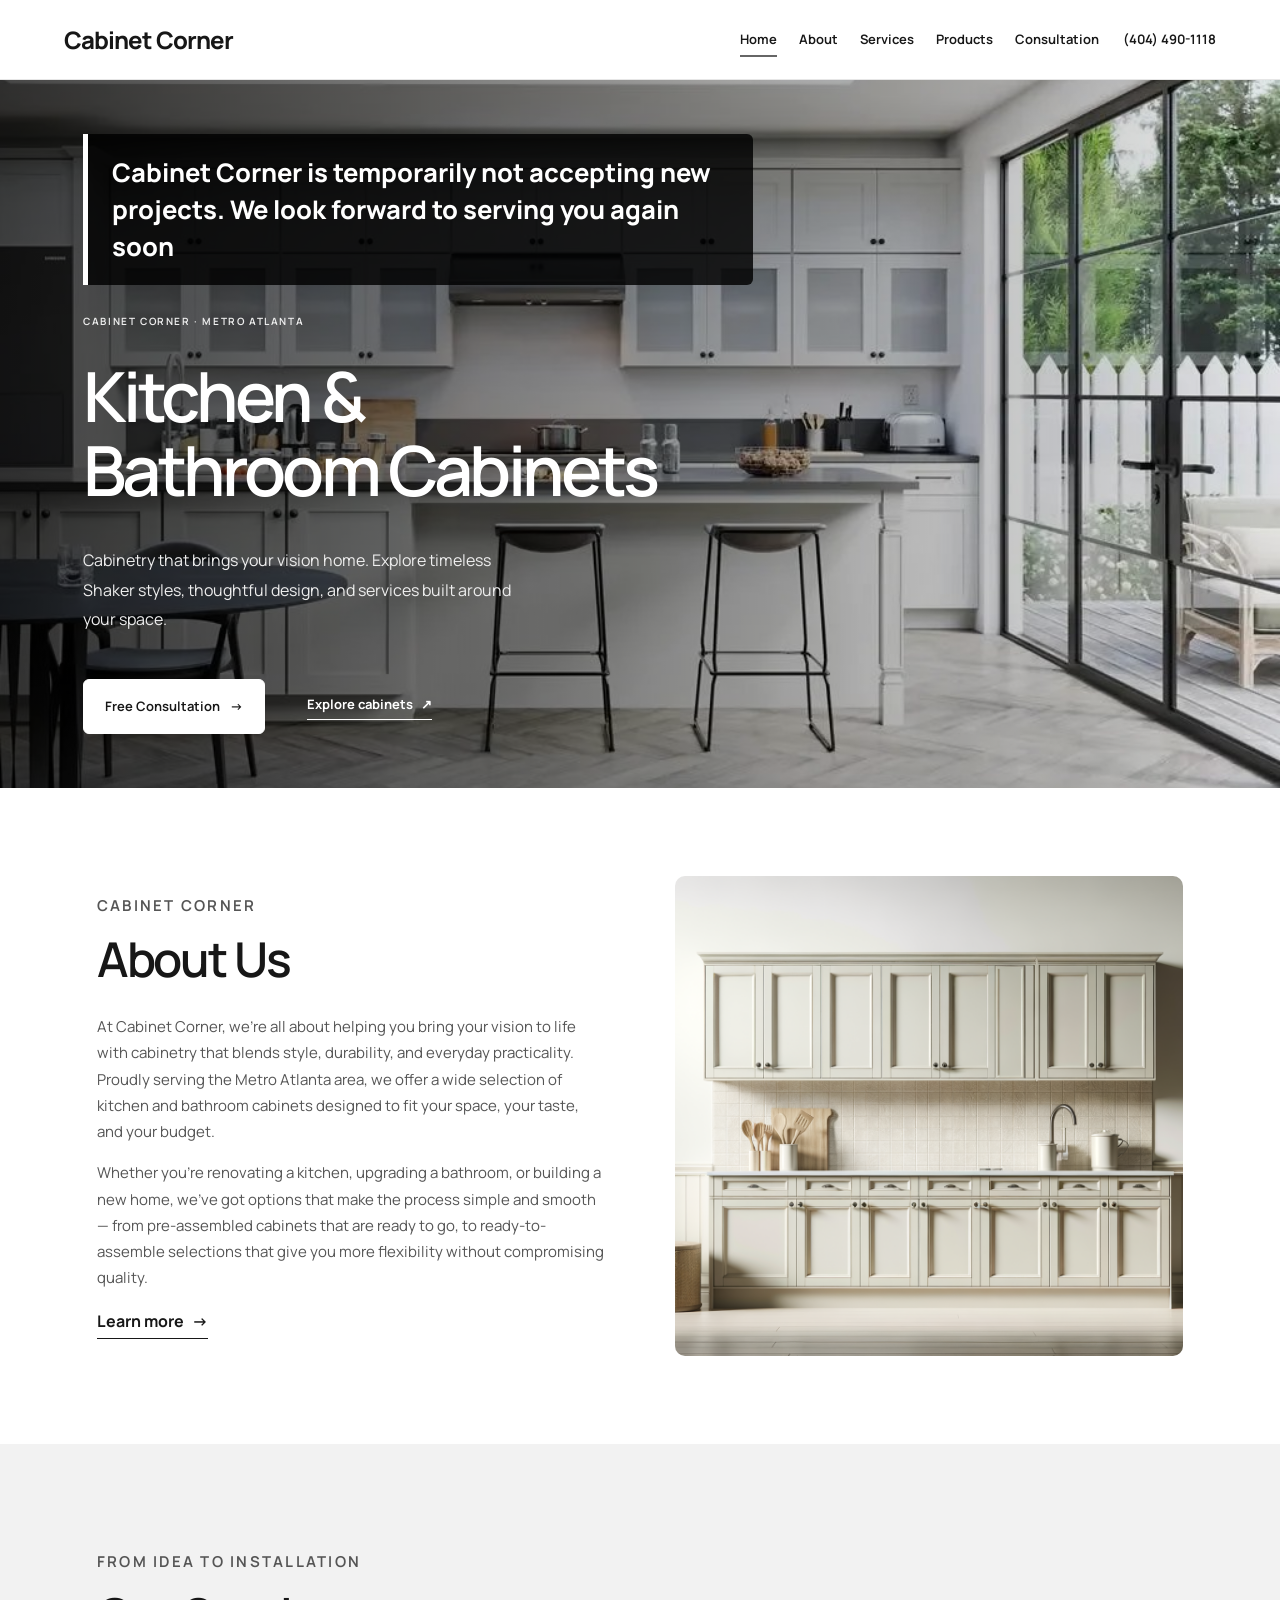
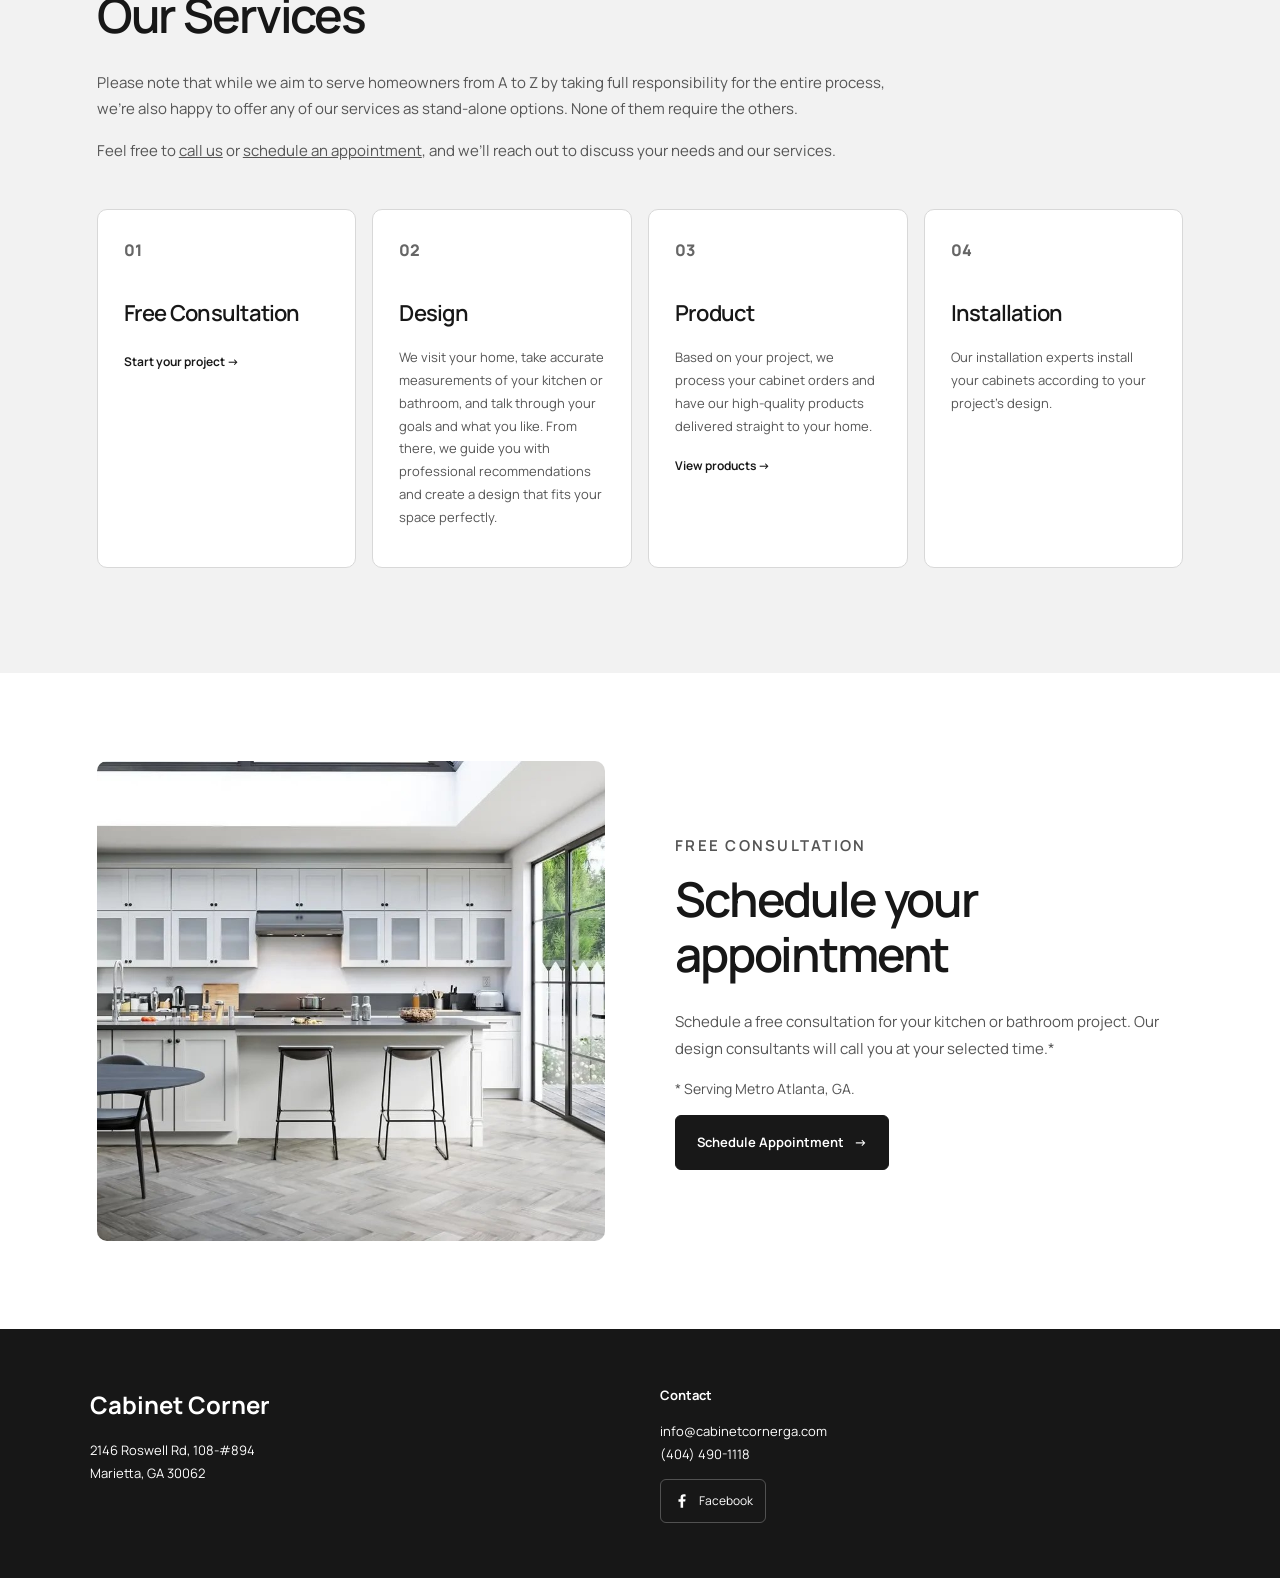
<file: index.html>
<!doctype html><html lang="en"><head><meta charset="utf-8"><meta name="viewport" content="width=device-width,initial-scale=1"><title>Home | Cabinet Corner</title><meta name="description" content="Kitchen and bathroom cabinets for Metro Atlanta homes. Explore Cabinet Corner cabinetry, design, delivery, installation, and free consultations."><link rel="preload" href="assets/fonts/manrope-variable.ttf" as="font" type="font/ttf" crossorigin><link rel="stylesheet" href="styles.css"></head><body><a class="skip-link" href="#main-content">Skip to content</a><header class="site-header"><a class="brand" href="index.html" aria-current="page">Cabinet Corner</a><button class="menu" type="button" aria-label="Open navigation" aria-expanded="false" aria-controls="primary-navigation">☰</button><nav id="primary-navigation" aria-label="Main navigation"><a href="index.html" aria-current="page">Home</a><a href="about.html">About</a><a href="services.html">Services</a><a href="products.html">Products</a><a href="consultation.html">Consultation</a></nav><a class="phone" href="tel:+14044901118">(404) 490-1118</a></header><main id="main-content"><section class="hero-original hero-full"><div class="hero-title"><p class="closure-notice">Cabinet Corner is temporarily not accepting new projects. We look forward to serving you again soon</p><p class="kicker">CABINET CORNER · METRO ATLANTA</p><h1>Kitchen &amp; Bathroom Cabinets</h1><p class="hero-description">Cabinetry that brings your vision home. Explore timeless Shaker styles, thoughtful design, and services built around your space.</p><div class="hero-actions"><a class="btn" href="consultation.html">Free Consultation <span aria-hidden="true">→</span></a><a class="text-link" href="products.html">Explore cabinets <span aria-hidden="true">↗</span></a></div></div><div class="hero-photo"><img src="assets/images/sierra-white-collection-3.webp" alt="White Sierra Shaker kitchen cabinets with an island and black-framed windows" width="1024" height="768" fetchpriority="high"><span class="photo-label">The Sierra Collection</span></div></section>
<section class="section two reveal"><div class="copy"><p class="kicker">CABINET CORNER</p><h2>About Us</h2><p>At Cabinet Corner, we’re all about helping you bring your vision to life with cabinetry that blends style, durability, and everyday practicality. Proudly serving the Metro Atlanta area, we offer a wide selection of kitchen and bathroom cabinets designed to fit your space, your taste, and your budget.</p>
<p>Whether you're renovating a kitchen, upgrading a bathroom, or building a new home, we’ve got options that make the process simple and smooth — from pre-assembled cabinets that are ready to go, to ready-to-assemble selections that give you more flexibility without compromising quality.</p>
<a class="text-link" href="about.html">Learn more <span>→</span></a></div><div class="image-frame"><img src="assets/images/imgg-od3-idpj16vy.png" alt="Cabinet Corner white cabinetry"></div></section>
<section class="services section-wide reveal"><div class="section-heading"><p class="kicker">FROM IDEA TO INSTALLATION</p><h2>Our Services</h2><p>Please note that while we aim to serve homeowners from A to Z by taking full responsibility for the entire process, we’re also happy to offer any of our services as stand-alone options. None of them require the others.</p><p>Feel free to <a href="tel:+14044901118">call us</a> or <a href="consultation.html">schedule an appointment</a>, and we’ll reach out to discuss your needs and our services.</p></div><div class="service-grid"><a class="service-card" href="consultation.html"><span>01</span><h3>Free Consultation</h3><b>Start your project →</b></a><article class="service-card"><span>02</span><h3>Design</h3><p>We visit your home, take accurate measurements of your kitchen or bathroom, and talk through your goals and what you like. From there, we guide you with professional recommendations and create a design that fits your space perfectly.</p></article><a class="service-card" href="products.html"><span>03</span><h3>Product</h3><p>Based on your project, we process your cabinet orders and have our high-quality products delivered straight to your home.</p><b>View products →</b></a><article class="service-card"><span>04</span><h3>Installation</h3><p>Our installation experts install your cabinets according to your project’s design.</p></article></div></section>
<section class="section two reveal"><div class="image-frame"><img src="assets/images/sierra-white-collection-3.webp" alt="White Shaker kitchen cabinetry with an island and bright natural light" loading="lazy"></div><div class="copy"><p class="kicker">FREE CONSULTATION</p><h2>Schedule your appointment</h2><p>Schedule a free consultation for your kitchen or bathroom project. Our design consultants will call you at your selected time.*</p><p class="small">* Serving Metro Atlanta, GA.</p><a class="btn dark" href="consultation.html">Schedule Appointment <span>→</span></a></div></section></main><footer><div><strong>Cabinet Corner</strong><p>2146 Roswell Rd, 108-#894<br>Marietta, GA 30062</p></div><div><b>Contact</b><p><a href="mailto:info@cabinetcornerga.com">info@cabinetcornerga.com</a><br><a href="tel:+14044901118">(404) 490-1118</a></p><a class="facebook-link" href="https://www.facebook.com/profile.php?id=61581552328175" target="_blank" rel="noopener noreferrer" aria-label="Cabinet Corner on Facebook (opens in a new tab)"><svg viewBox="0 0 24 24" width="18" height="18" fill="currentColor" aria-hidden="true"><path d="M13.5 21v-8.2h2.8l.4-3.2h-3.2v-2c0-.9.3-1.5 1.6-1.5h1.7V3.2c-.3 0-1.3-.2-2.5-.2-2.5 0-4.2 1.5-4.2 4.3v2.4H7.3v3.2h2.8V21z"/></svg><span>Facebook</span></a></div></footer><script src="script.js"></script></body></html>
</file>
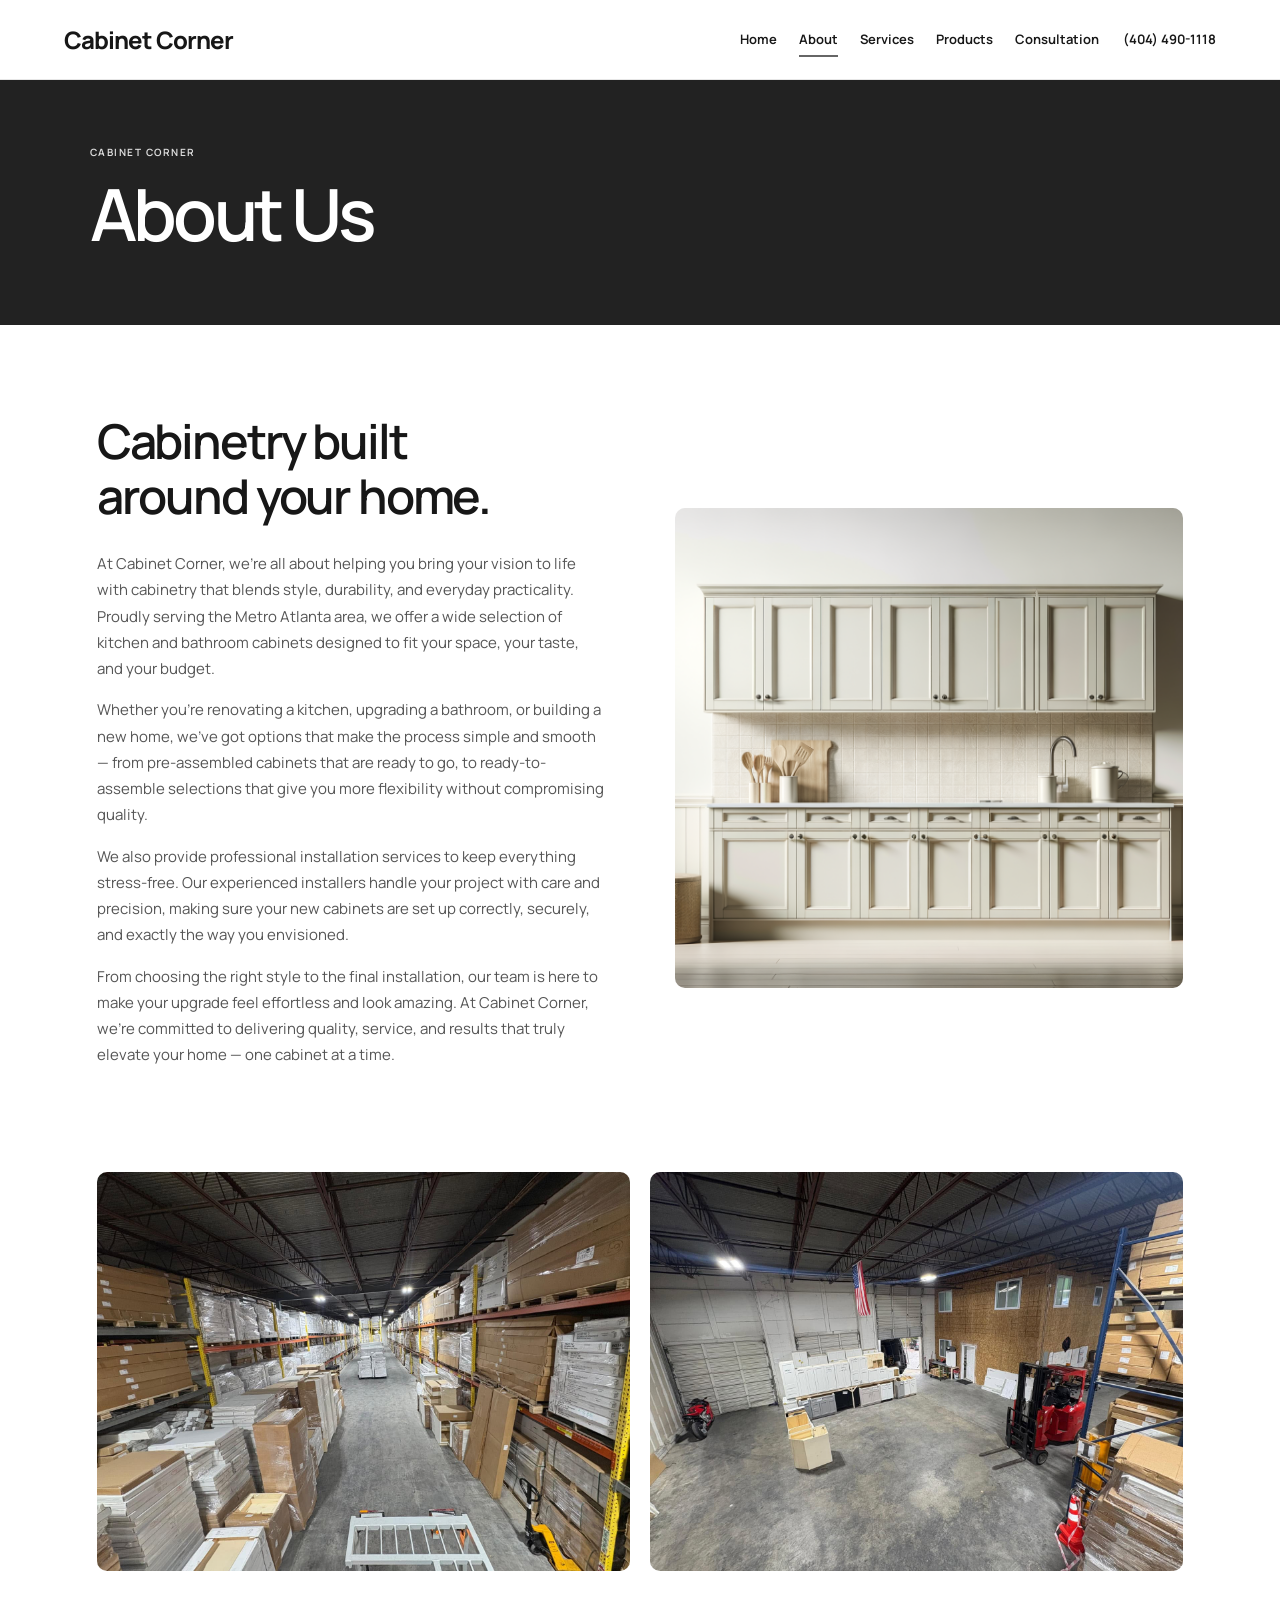
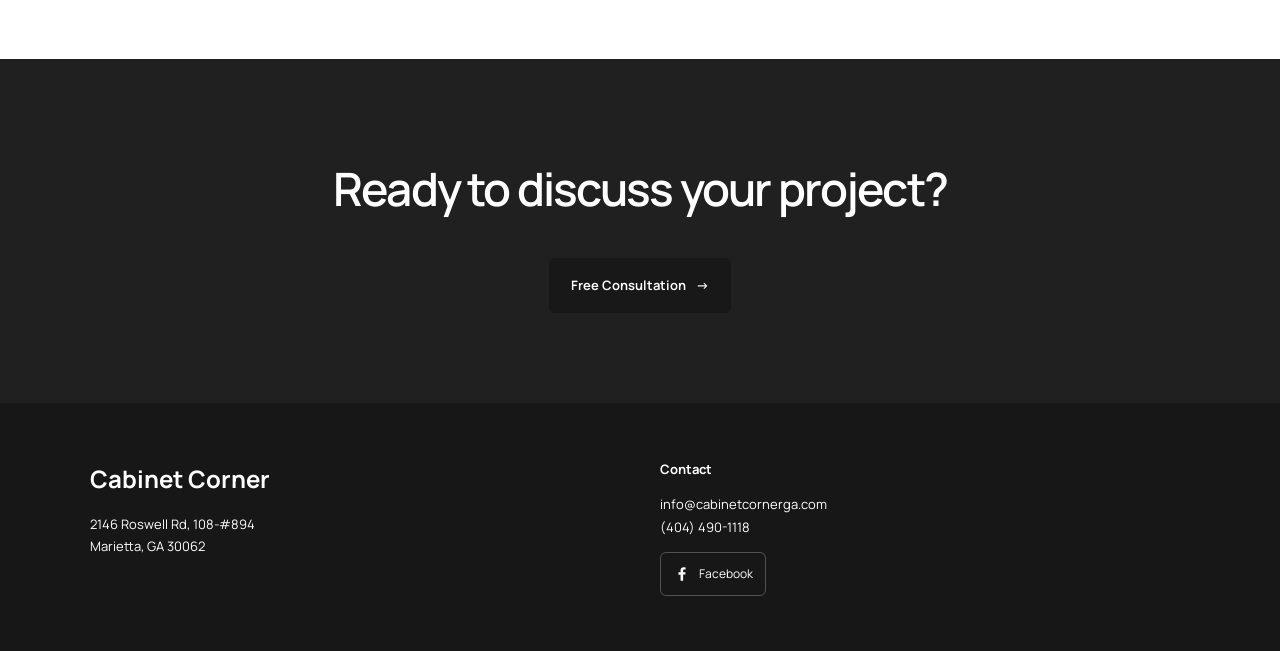
<file: about.html>
<!doctype html><html lang="en"><head><meta charset="utf-8"><meta name="viewport" content="width=device-width,initial-scale=1"><title>About | Cabinet Corner</title><meta name="description" content="Meet Cabinet Corner, serving Metro Atlanta with kitchen and bathroom cabinets that combine style, durability, and practical value."><link rel="preload" href="assets/fonts/manrope-variable.ttf" as="font" type="font/ttf" crossorigin><link rel="stylesheet" href="styles.css"></head><body><a class="skip-link" href="#main-content">Skip to content</a><header class="site-header"><a class="brand" href="index.html">Cabinet Corner</a><button class="menu" type="button" aria-label="Open navigation" aria-expanded="false" aria-controls="primary-navigation">☰</button><nav id="primary-navigation" aria-label="Main navigation"><a href="index.html">Home</a><a href="about.html" aria-current="page">About</a><a href="services.html">Services</a><a href="products.html">Products</a><a href="consultation.html">Consultation</a></nav><a class="phone" href="tel:+14044901118">(404) 490-1118</a></header><main id="main-content"><section class="page-hero"><p class="kicker">CABINET CORNER</p><h1>About Us</h1></section><section class="section two reveal"><div class="copy"><h2>Cabinetry built around your home.</h2><p>At Cabinet Corner, we’re all about helping you bring your vision to life with cabinetry that blends style, durability, and everyday practicality. Proudly serving the Metro Atlanta area, we offer a wide selection of kitchen and bathroom cabinets designed to fit your space, your taste, and your budget.</p>
<p>Whether you're renovating a kitchen, upgrading a bathroom, or building a new home, we’ve got options that make the process simple and smooth — from pre-assembled cabinets that are ready to go, to ready-to-assemble selections that give you more flexibility without compromising quality.</p>
<p>We also provide professional installation services to keep everything stress-free. Our experienced installers handle your project with care and precision, making sure your new cabinets are set up correctly, securely, and exactly the way you envisioned.</p>
<p>From choosing the right style to the final installation, our team is here to make your upgrade feel effortless and look amazing. At Cabinet Corner, we’re committed to delivering quality, service, and results that truly elevate your home — one cabinet at a time.</p></div><div class="image-frame"><img src="assets/images/imgg-od3-idpj16vy.png" alt="White cabinetry featured by Cabinet Corner"></div></section><section class="gallery warehouse-gallery section reveal" aria-label="Cabinet warehouse"><div class="image-frame"><img src="assets/images/warehouse1.jpg" alt="Warehouse aisle stocked with packaged cabinets on shelving" width="1600" height="1200" loading="lazy"></div><div class="image-frame"><img src="assets/images/warehouse2.jpg" alt="Cabinet warehouse showing assembled cabinets, storage shelving, and a forklift" width="1600" height="1200" loading="lazy"></div></section><section class="cta"><h2>Ready to discuss your project?</h2><a class="btn" href="consultation.html">Free Consultation <span>→</span></a></section></main><footer><div><strong>Cabinet Corner</strong><p>2146 Roswell Rd, 108-#894<br>Marietta, GA 30062</p></div><div><b>Contact</b><p><a href="mailto:info@cabinetcornerga.com">info@cabinetcornerga.com</a><br><a href="tel:+14044901118">(404) 490-1118</a></p><a class="facebook-link" href="https://www.facebook.com/profile.php?id=61581552328175" target="_blank" rel="noopener noreferrer" aria-label="Cabinet Corner on Facebook (opens in a new tab)"><svg viewBox="0 0 24 24" width="18" height="18" fill="currentColor" aria-hidden="true"><path d="M13.5 21v-8.2h2.8l.4-3.2h-3.2v-2c0-.9.3-1.5 1.6-1.5h1.7V3.2c-.3 0-1.3-.2-2.5-.2-2.5 0-4.2 1.5-4.2 4.3v2.4H7.3v3.2h2.8V21z"/></svg><span>Facebook</span></a></div></footer><script src="script.js"></script></body></html>
</file>
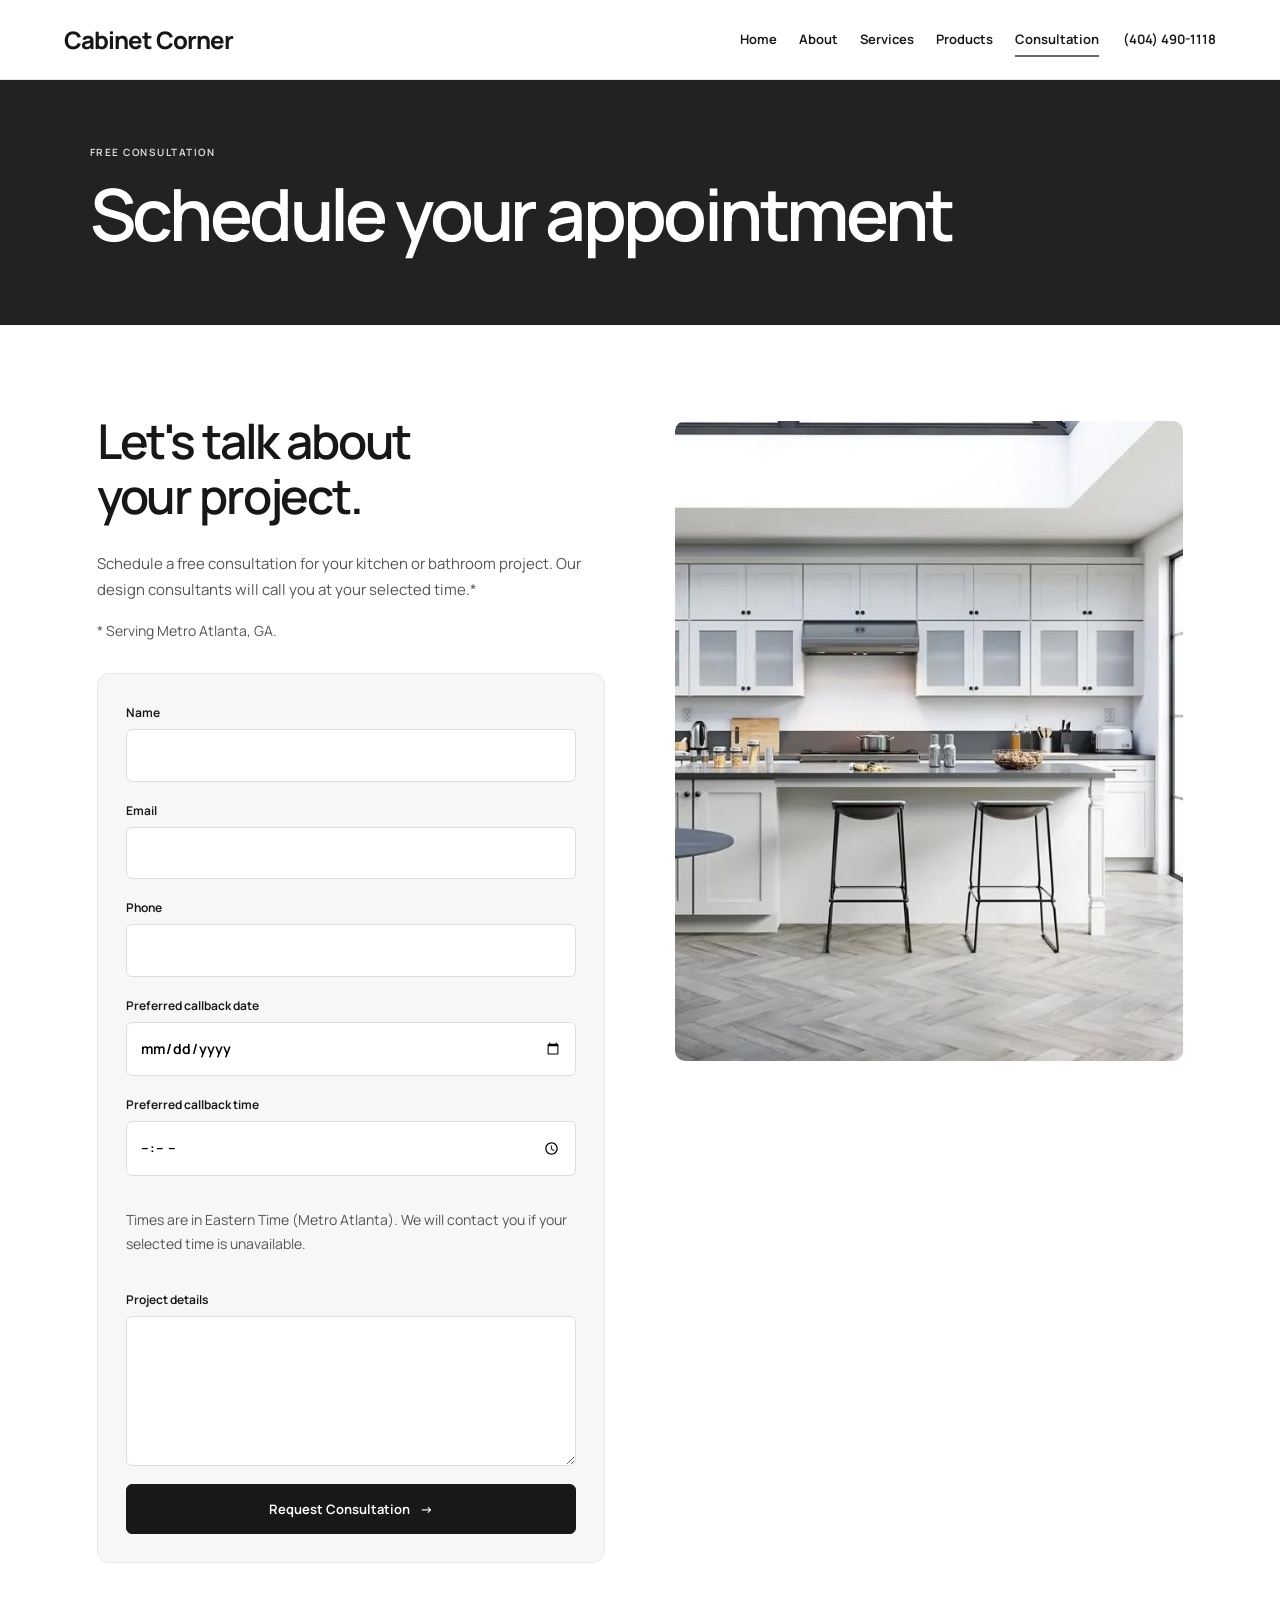
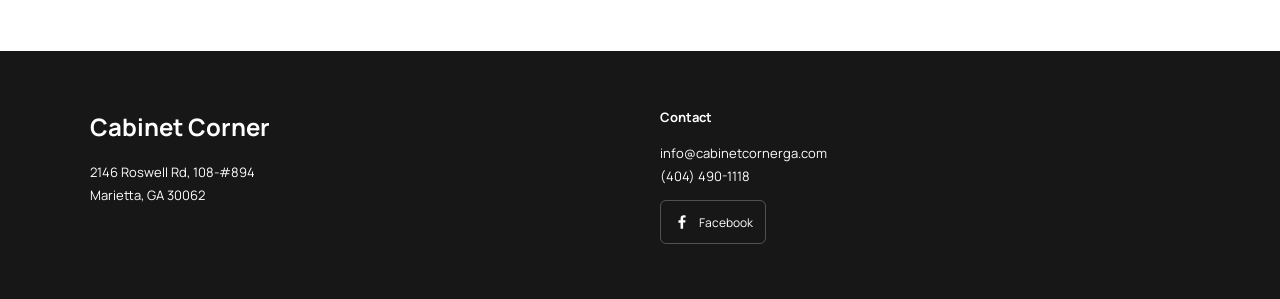
<file: consultation.html>
<!doctype html><html lang="en"><head><meta charset="utf-8"><meta name="viewport" content="width=device-width,initial-scale=1"><title>Consultation | Cabinet Corner</title><meta name="description" content="Request a free kitchen or bathroom cabinet consultation with Cabinet Corner in Metro Atlanta. Choose your preferred callback date and time."><link rel="preload" href="assets/fonts/manrope-variable.ttf" as="font" type="font/ttf" crossorigin><link rel="stylesheet" href="styles.css"></head><body class="consultation-page"><a class="skip-link" href="#main-content">Skip to content</a><header class="site-header"><a class="brand" href="index.html">Cabinet Corner</a><button class="menu" type="button" aria-label="Open navigation" aria-expanded="false" aria-controls="primary-navigation">☰</button><nav id="primary-navigation" aria-label="Main navigation"><a href="index.html">Home</a><a href="about.html">About</a><a href="services.html">Services</a><a href="products.html">Products</a><a href="consultation.html" aria-current="page">Consultation</a></nav><a class="phone" href="tel:+14044901118">(404) 490-1118</a></header><main id="main-content"><section class="page-hero"><p class="kicker">FREE CONSULTATION</p><h1>Schedule your appointment</h1></section><section class="section two reveal"><div class="copy"><h2>Let's talk about your project.</h2><p>Schedule a free consultation for your kitchen or bathroom project. Our design consultants will call you at your selected time.*</p><p class="small">* Serving Metro Atlanta, GA.</p><form name="consultation" method="POST" data-netlify="true" netlify-honeypot="bot-field" action="/thank-you.html"><input type="hidden" name="form-name" value="consultation"><p class="honeypot" hidden><label>Leave this field empty<input name="bot-field" tabindex="-1" autocomplete="off"></label></p><label>Name<input name="name" autocomplete="name" required></label><label>Email<input type="email" name="email" autocomplete="email" required></label><label>Phone<input type="tel" name="phone" autocomplete="tel" required></label><label>Preferred callback date<input type="date" name="callback-date" required></label><label>Preferred callback time<input type="time" name="callback-time" required aria-describedby="callback-note"></label><p id="callback-note" class="small">Times are in Eastern Time (Metro Atlanta). We will contact you if your selected time is unavailable.</p><label>Project details<textarea name="project" rows="5"></textarea></label><button class="btn dark" type="submit">Request Consultation <span>→</span></button></form></div><div class="image-frame"><img src="assets/images/sierra-white-collection-3.webp" alt="White Shaker kitchen cabinetry to inspire your consultation" width="1024" height="768" loading="lazy"></div></section></main><footer><div><strong>Cabinet Corner</strong><p>2146 Roswell Rd, 108-#894<br>Marietta, GA 30062</p></div><div><b>Contact</b><p><a href="mailto:info@cabinetcornerga.com">info@cabinetcornerga.com</a><br><a href="tel:+14044901118">(404) 490-1118</a></p><a class="facebook-link" href="https://www.facebook.com/profile.php?id=61581552328175" target="_blank" rel="noopener noreferrer" aria-label="Cabinet Corner on Facebook (opens in a new tab)"><svg viewBox="0 0 24 24" width="18" height="18" fill="currentColor" aria-hidden="true"><path d="M13.5 21v-8.2h2.8l.4-3.2h-3.2v-2c0-.9.3-1.5 1.6-1.5h1.7V3.2c-.3 0-1.3-.2-2.5-.2-2.5 0-4.2 1.5-4.2 4.3v2.4H7.3v3.2h2.8V21z"/></svg><span>Facebook</span></a></div></footer><script src="script.js"></script></body></html>
</file>
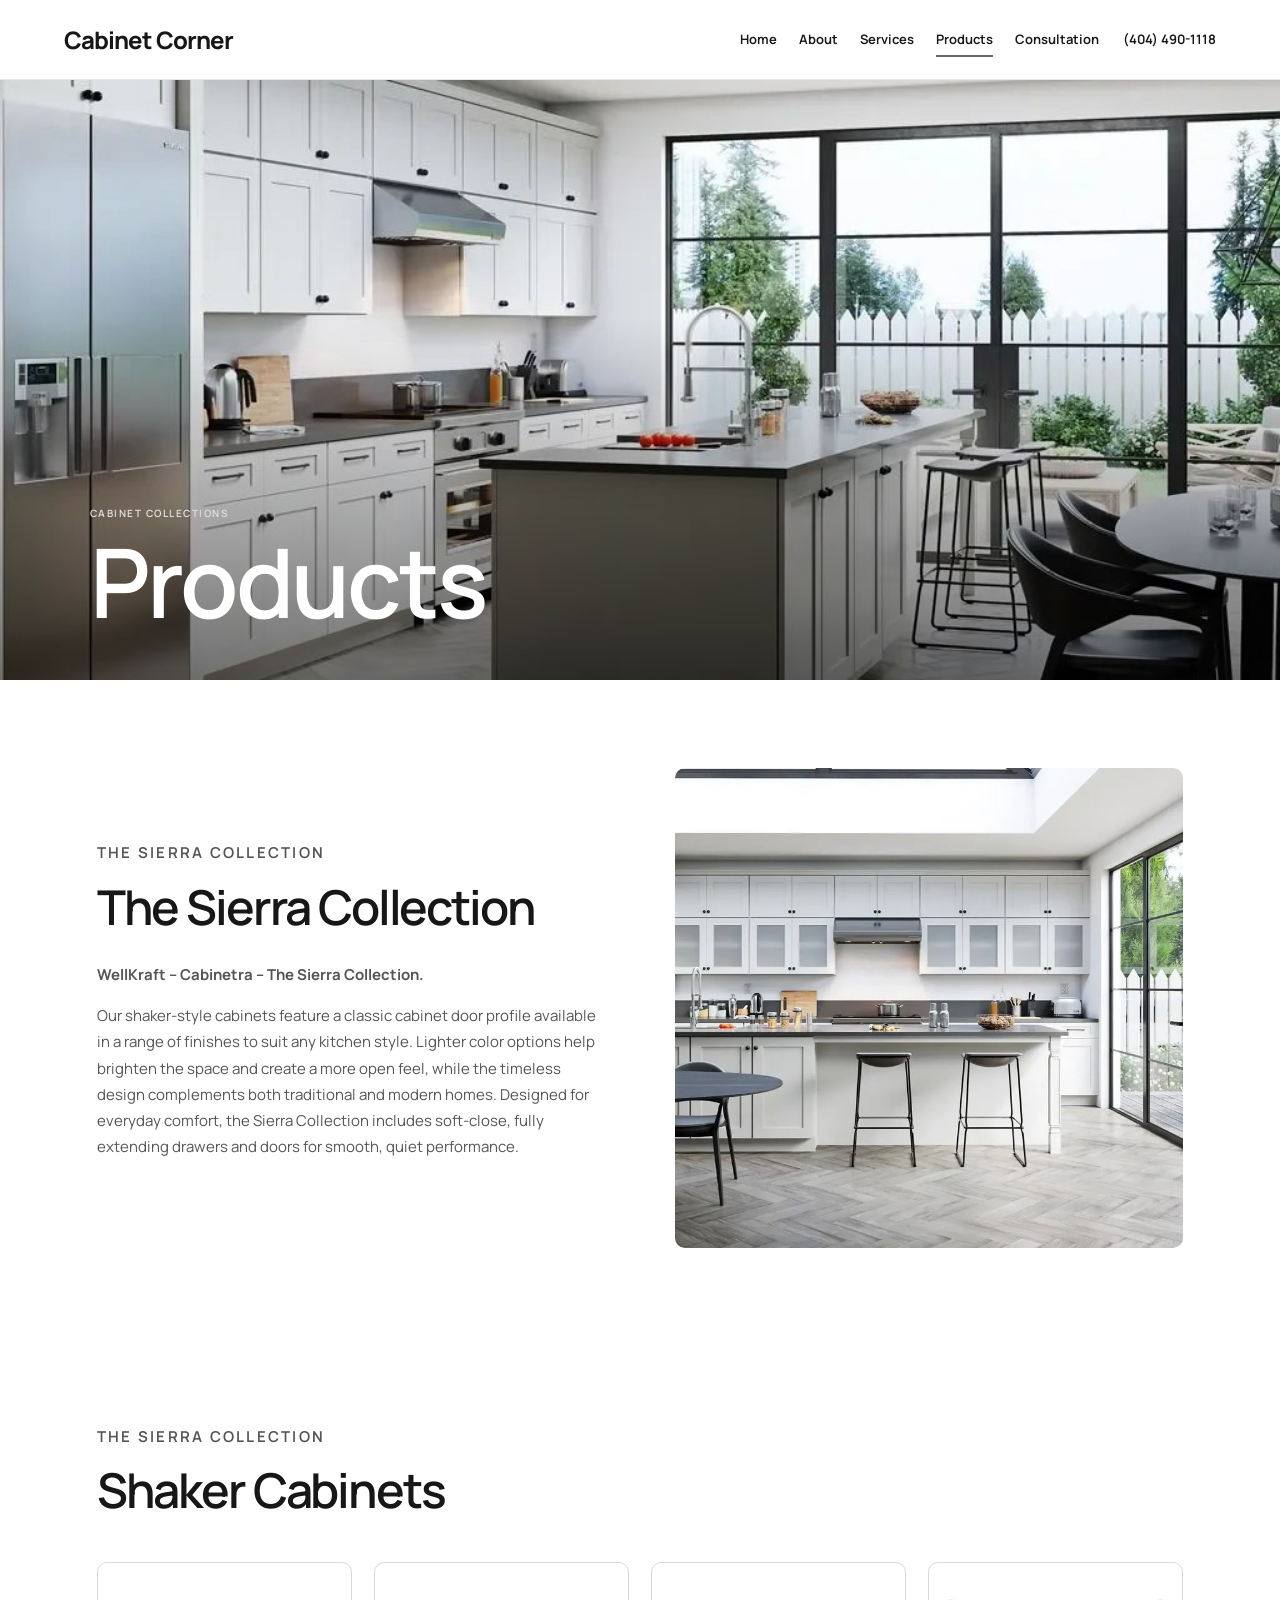
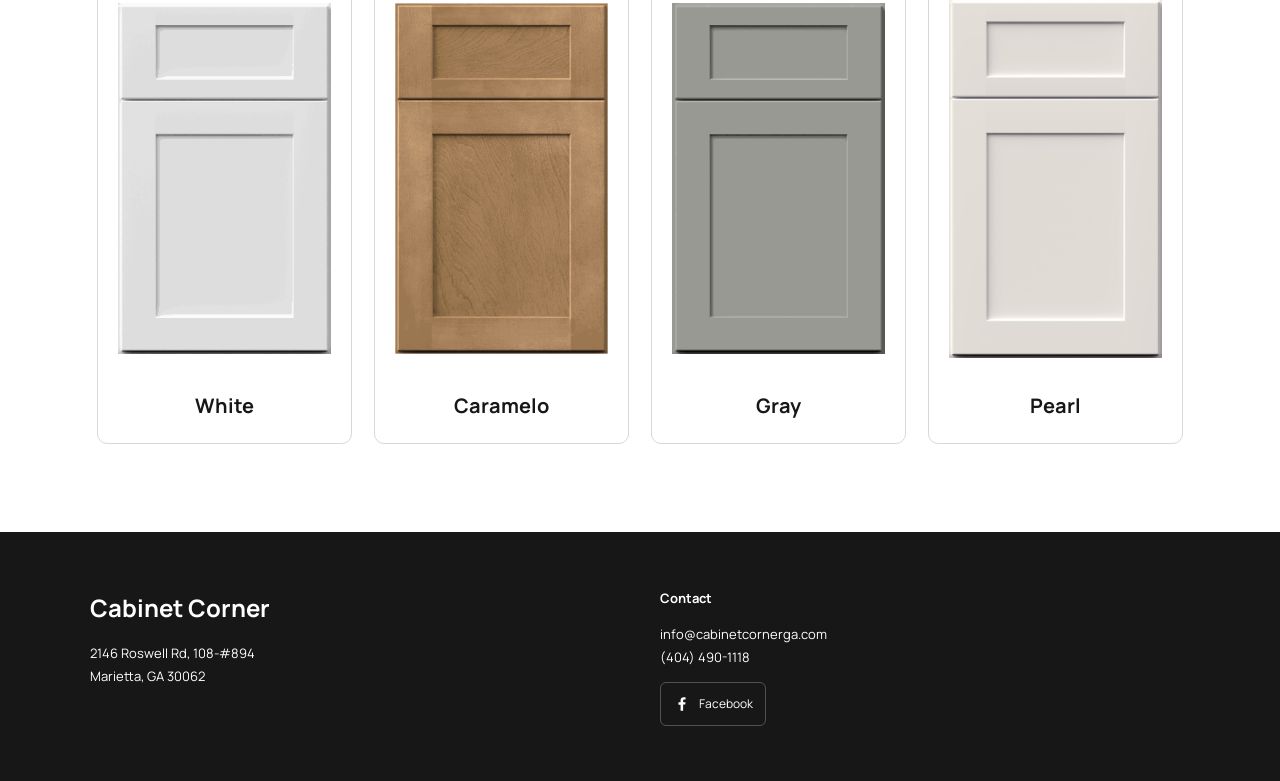
<file: products.html>
<!doctype html><html lang="en"><head><meta charset="utf-8"><meta name="viewport" content="width=device-width,initial-scale=1"><title>Products | Cabinet Corner</title><meta name="description" content="Explore WellKraft Cabinetra Sierra Collection Shaker cabinets in White, Caramelo, Gray, and Pearl with soft-close features."><link rel="preload" href="assets/fonts/manrope-variable.ttf" as="font" type="font/ttf" crossorigin><link rel="stylesheet" href="styles.css"></head><body><a class="skip-link" href="#main-content">Skip to content</a><header class="site-header"><a class="brand" href="index.html">Cabinet Corner</a><button class="menu" type="button" aria-label="Open navigation" aria-expanded="false" aria-controls="primary-navigation">☰</button><nav id="primary-navigation" aria-label="Main navigation"><a href="index.html">Home</a><a href="about.html">About</a><a href="services.html">Services</a><a href="products.html" aria-current="page">Products</a><a href="consultation.html">Consultation</a></nav><a class="phone" href="tel:+14044901118">(404) 490-1118</a></header><main id="main-content"><section class="product-banner"><img src="assets/images/sierra-white-collection-1.webp" alt="Modern white kitchen cabinets used in Cabinet Corner GA residential projects"><div><p class="kicker">CABINET COLLECTIONS</p><h1>Products</h1></div></section><section class="section two reveal"><div class="copy"><p class="kicker">THE SIERRA COLLECTION</p><h2>The Sierra Collection</h2><p><strong>WellKraft – Cabinetra – The Sierra Collection.</strong></p><p>Our shaker-style cabinets feature a classic cabinet door profile available in a range of finishes to suit any kitchen style. Lighter color options help brighten the space and create a more open feel, while the timeless design complements both traditional and modern homes. Designed for everyday comfort, the Sierra Collection includes soft-close, fully extending drawers and doors for smooth, quiet performance.</p></div><div class="image-frame"><img src="assets/images/sierra-white-collection-3.webp" alt="White kitchen cabinets with glass fronts featured in Cabinet Corner GA kitchen designs"></div></section><section class="section reveal"><div class="section-heading"><p class="kicker">THE SIERRA COLLECTION</p><h2>Shaker Cabinets</h2></div><div class="finish-grid"><figure><div><img src="assets/images/white.png" alt="White"></div><figcaption>White</figcaption></figure><figure><div><img src="assets/images/caramelo.png" alt="Caramelo"></div><figcaption>Caramelo</figcaption></figure><figure><div><img src="assets/images/gray.png" alt="Gray"></div><figcaption>Gray</figcaption></figure><figure><div><img src="assets/images/pearl.png" alt="Pearl"></div><figcaption>Pearl</figcaption></figure></div></section></main><footer><div><strong>Cabinet Corner</strong><p>2146 Roswell Rd, 108-#894<br>Marietta, GA 30062</p></div><div><b>Contact</b><p><a href="mailto:info@cabinetcornerga.com">info@cabinetcornerga.com</a><br><a href="tel:+14044901118">(404) 490-1118</a></p><a class="facebook-link" href="https://www.facebook.com/profile.php?id=61581552328175" target="_blank" rel="noopener noreferrer" aria-label="Cabinet Corner on Facebook (opens in a new tab)"><svg viewBox="0 0 24 24" width="18" height="18" fill="currentColor" aria-hidden="true"><path d="M13.5 21v-8.2h2.8l.4-3.2h-3.2v-2c0-.9.3-1.5 1.6-1.5h1.7V3.2c-.3 0-1.3-.2-2.5-.2-2.5 0-4.2 1.5-4.2 4.3v2.4H7.3v3.2h2.8V21z"/></svg><span>Facebook</span></a></div></footer><script src="script.js"></script></body></html>
</file>
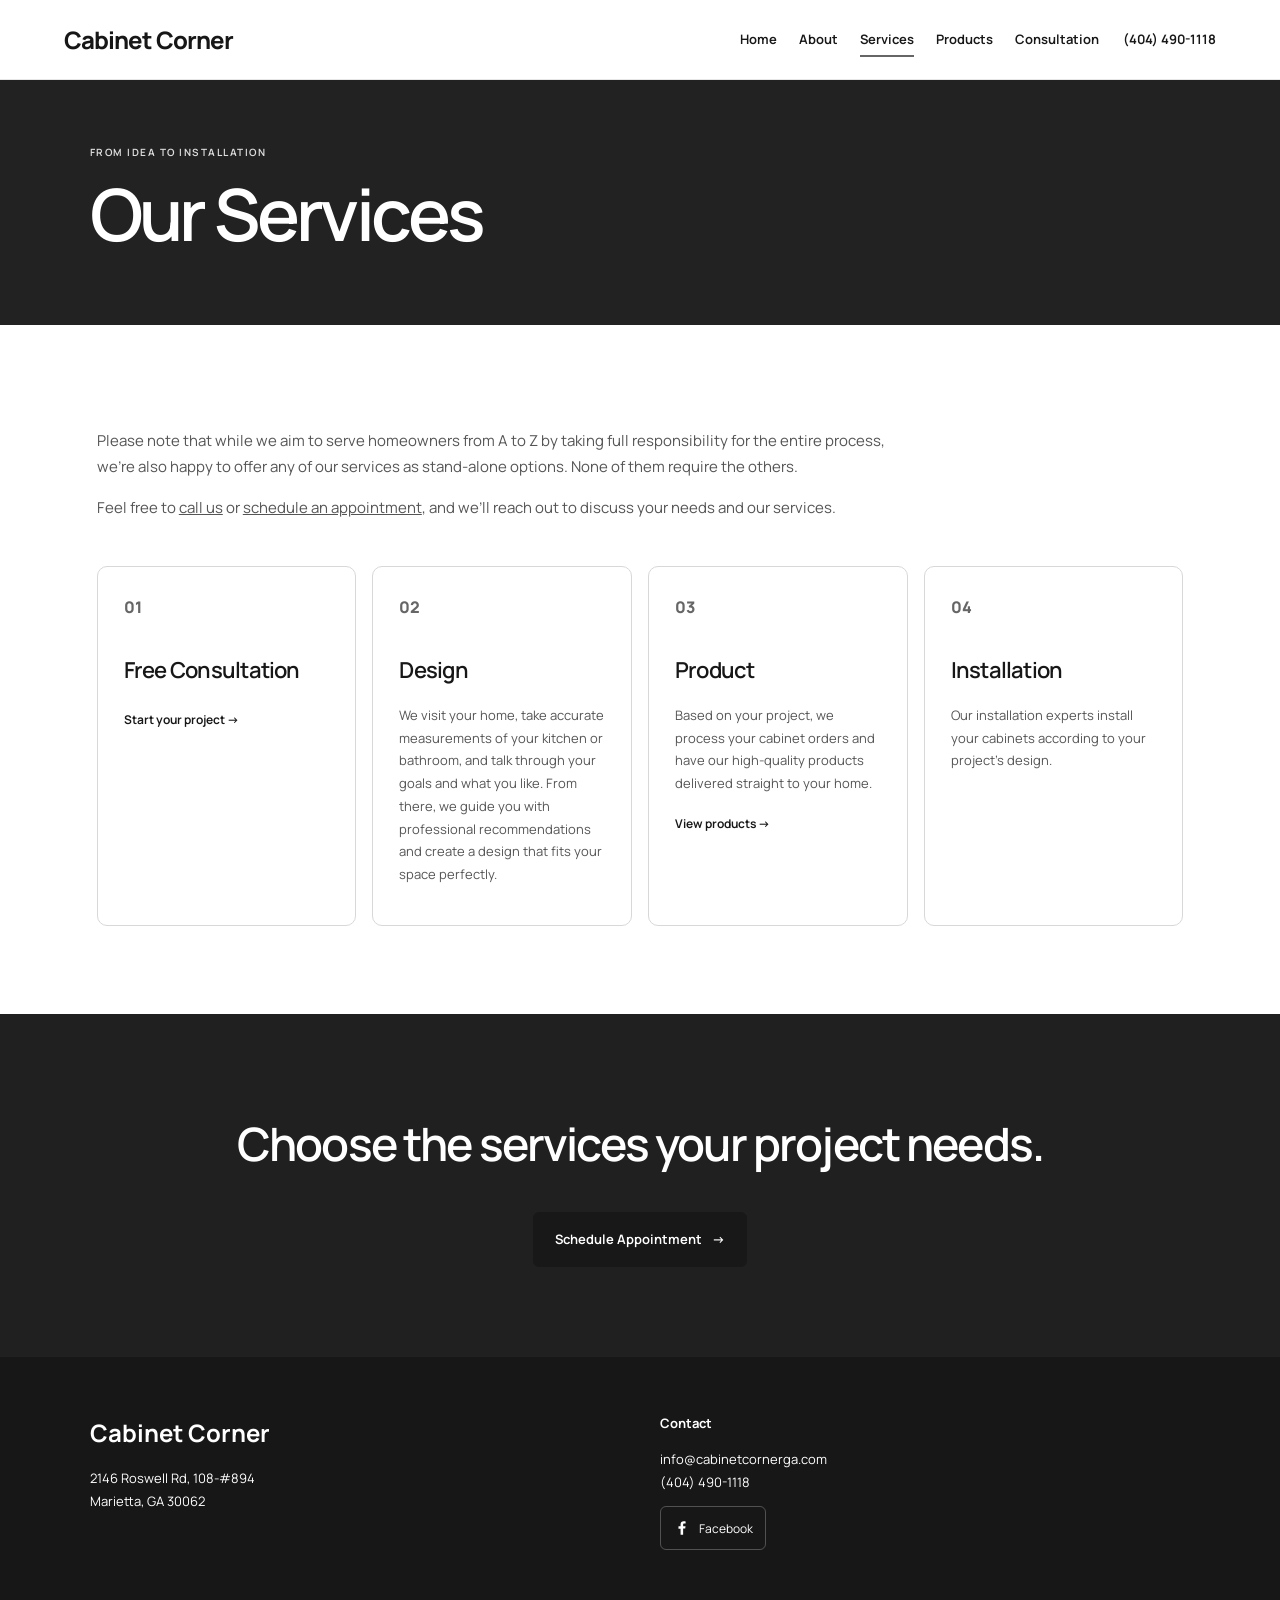
<file: services.html>
<!doctype html><html lang="en"><head><meta charset="utf-8"><meta name="viewport" content="width=device-width,initial-scale=1"><title>Services | Cabinet Corner</title><meta name="description" content="Explore Cabinet Corner services: free consultation, home measurements and design, cabinet ordering and delivery, and installation in Metro Atlanta."><link rel="preload" href="assets/fonts/manrope-variable.ttf" as="font" type="font/ttf" crossorigin><link rel="stylesheet" href="styles.css"></head><body><a class="skip-link" href="#main-content">Skip to content</a><header class="site-header"><a class="brand" href="index.html">Cabinet Corner</a><button class="menu" type="button" aria-label="Open navigation" aria-expanded="false" aria-controls="primary-navigation">☰</button><nav id="primary-navigation" aria-label="Main navigation"><a href="index.html">Home</a><a href="about.html">About</a><a href="services.html" aria-current="page">Services</a><a href="products.html">Products</a><a href="consultation.html">Consultation</a></nav><a class="phone" href="tel:+14044901118">(404) 490-1118</a></header><main id="main-content"><section class="page-hero"><p class="kicker">FROM IDEA TO INSTALLATION</p><h1>Our Services</h1></section><section class="section reveal"><div class="section-heading"><p>Please note that while we aim to serve homeowners from A to Z by taking full responsibility for the entire process, we’re also happy to offer any of our services as stand-alone options. None of them require the others.</p><p>Feel free to <a href="tel:+14044901118">call us</a> or <a href="consultation.html">schedule an appointment</a>, and we’ll reach out to discuss your needs and our services.</p></div><div class="service-grid"><a class="service-card" href="consultation.html"><span>01</span><h3>Free Consultation</h3><b>Start your project →</b></a><article class="service-card"><span>02</span><h3>Design</h3><p>We visit your home, take accurate measurements of your kitchen or bathroom, and talk through your goals and what you like. From there, we guide you with professional recommendations and create a design that fits your space perfectly.</p></article><a class="service-card" href="products.html"><span>03</span><h3>Product</h3><p>Based on your project, we process your cabinet orders and have our high-quality products delivered straight to your home.</p><b>View products →</b></a><article class="service-card"><span>04</span><h3>Installation</h3><p>Our installation experts install your cabinets according to your project’s design.</p></article></div></section><section class="cta"><h2>Choose the services your project needs.</h2><a class="btn" href="consultation.html">Schedule Appointment <span>→</span></a></section></main><footer><div><strong>Cabinet Corner</strong><p>2146 Roswell Rd, 108-#894<br>Marietta, GA 30062</p></div><div><b>Contact</b><p><a href="mailto:info@cabinetcornerga.com">info@cabinetcornerga.com</a><br><a href="tel:+14044901118">(404) 490-1118</a></p><a class="facebook-link" href="https://www.facebook.com/profile.php?id=61581552328175" target="_blank" rel="noopener noreferrer" aria-label="Cabinet Corner on Facebook (opens in a new tab)"><svg viewBox="0 0 24 24" width="18" height="18" fill="currentColor" aria-hidden="true"><path d="M13.5 21v-8.2h2.8l.4-3.2h-3.2v-2c0-.9.3-1.5 1.6-1.5h1.7V3.2c-.3 0-1.3-.2-2.5-.2-2.5 0-4.2 1.5-4.2 4.3v2.4H7.3v3.2h2.8V21z"/></svg><span>Facebook</span></a></div></footer><script src="script.js"></script></body></html>
</file>
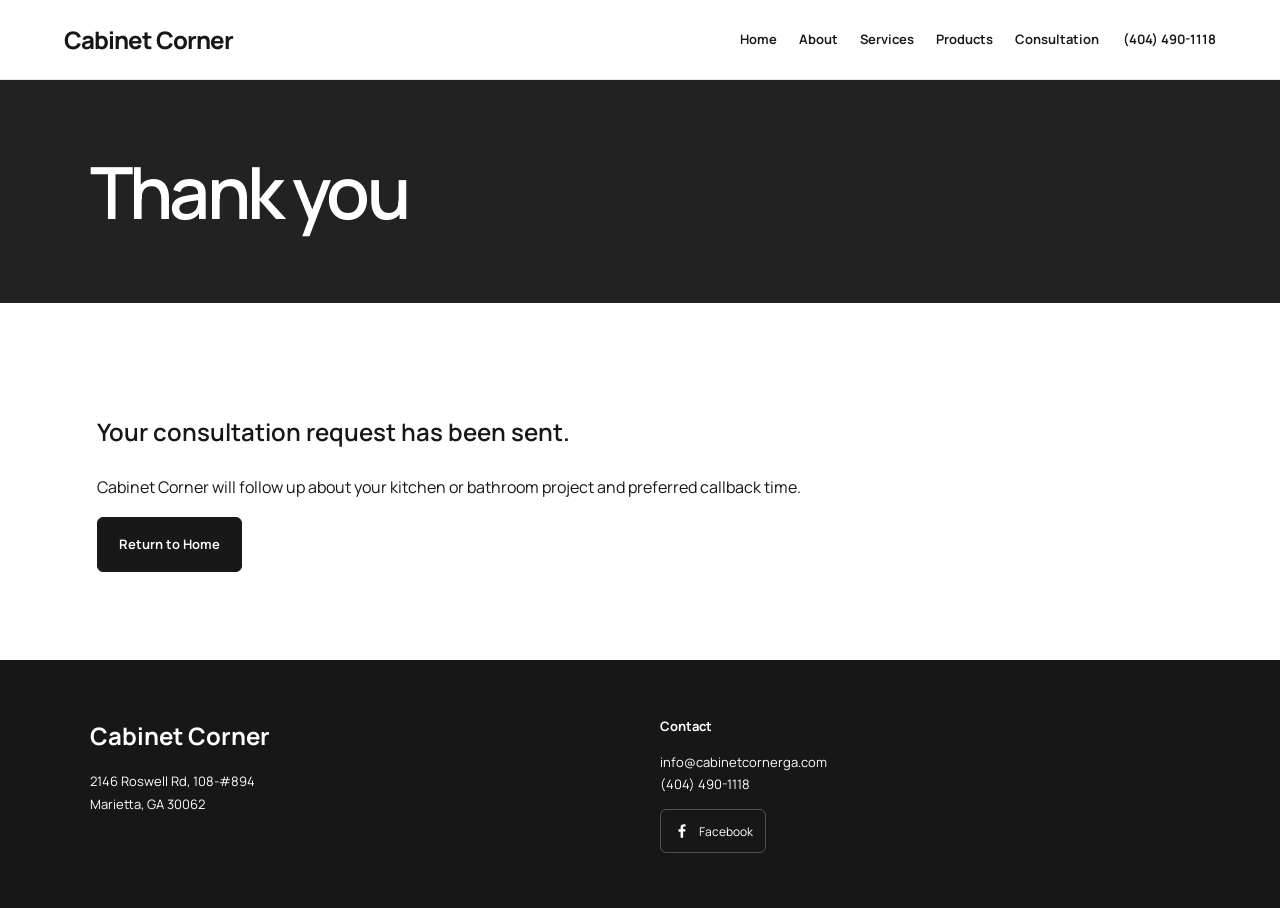
<file: thank-you.html>
<!doctype html><html lang="en"><head><meta charset="utf-8"><meta name="viewport" content="width=device-width,initial-scale=1"><title>Thank You | Cabinet Corner</title><meta name="robots" content="noindex"><meta name="description" content="Request a free kitchen or bathroom cabinet consultation with Cabinet Corner in Metro Atlanta. Choose your preferred callback date and time."><link rel="preload" href="assets/fonts/manrope-variable.ttf" as="font" type="font/ttf" crossorigin><link rel="stylesheet" href="styles.css"></head><body><a class="skip-link" href="#main-content">Skip to content</a><header class="site-header"><a class="brand" href="index.html">Cabinet Corner</a><button class="menu" type="button" aria-label="Open navigation" aria-expanded="false" aria-controls="primary-navigation">☰</button><nav id="primary-navigation" aria-label="Main navigation"><a href="index.html">Home</a><a href="about.html">About</a><a href="services.html">Services</a><a href="products.html">Products</a><a href="consultation.html">Consultation</a></nav><a class="phone" href="tel:+14044901118">(404) 490-1118</a></header><main id="main-content"><section class="page-hero"><h1>Thank you</h1></section><section class="section"><h2>Your consultation request has been sent.</h2><p>Cabinet Corner will follow up about your kitchen or bathroom project and preferred callback time.</p><a class="btn" href="index.html">Return to Home</a></section></main><footer><div><strong>Cabinet Corner</strong><p>2146 Roswell Rd, 108-#894<br>Marietta, GA 30062</p></div><div><b>Contact</b><p><a href="mailto:info@cabinetcornerga.com">info@cabinetcornerga.com</a><br><a href="tel:+14044901118">(404) 490-1118</a></p><a class="facebook-link" href="https://www.facebook.com/profile.php?id=61581552328175" target="_blank" rel="noopener noreferrer" aria-label="Cabinet Corner on Facebook (opens in a new tab)"><svg viewBox="0 0 24 24" width="18" height="18" fill="currentColor" aria-hidden="true"><path d="M13.5 21v-8.2h2.8l.4-3.2h-3.2v-2c0-.9.3-1.5 1.6-1.5h1.7V3.2c-.3 0-1.3-.2-2.5-.2-2.5 0-4.2 1.5-4.2 4.3v2.4H7.3v3.2h2.8V21z"/></svg><span>Facebook</span></a></div></footer><script src="script.js"></script></body></html>
</file>
<file: styles.css>
:root{--ink:#171717;--charcoal:#202020;--light-gray:#f1f1f1;--paper:#ffffff;--accent:#666666;--line:#d5d5d5}*{box-sizing:border-box}body{margin:0;background:var(--paper);color:var(--ink);font-family:Arial,sans-serif;line-height:1.65}h1,h2,h3,.brand{font-family:Georgia,serif}a{color:inherit}.site-header{height:86px;padding:0 5.5vw;display:flex;align-items:center;gap:30px;background:rgba(255,255,255,.96);backdrop-filter:blur(12px);position:sticky;top:0;z-index:20;border-bottom:1px solid #e6e6e6}.brand{font-size:27px;font-weight:700;text-decoration:none;margin-right:auto;transition:.25s}.brand:hover{transform:translateY(-2px)}nav{display:flex;gap:26px}nav a{position:relative;text-decoration:none;font-weight:700;font-size:15px;padding:8px 0}nav a:after{content:"";position:absolute;left:0;bottom:2px;width:0;height:2px;background:var(--accent);transition:.25s}nav a:hover:after{width:100%}.phone{text-decoration:none;font-weight:800}.menu{display:none}.hero-original{position:relative;height:720px;overflow:hidden;background:#111}.hero-original>img{width:100%;height:100%;object-fit:cover}.hero-original:after{content:"";position:absolute;inset:0;background:linear-gradient(90deg,rgba(0,0,0,.48),rgba(0,0,0,.05) 68%)}.hero-title{position:absolute;z-index:2;left:6.5vw;bottom:55px;color:white;max-width:650px}.hero-title h1{font-size:clamp(44px,5.6vw,76px);line-height:1.02;margin:0 0 25px;text-shadow:0 2px 18px #0006}.section{max-width:1240px;margin:auto;padding:105px 6vw}.section-wide{padding:105px max(6vw,calc((100vw - 1240px)/2 + 6vw));background:var(--light-gray)}.two{display:grid;grid-template-columns:1fr 1fr;gap:70px;align-items:center}.kicker{font-size:12px;letter-spacing:.2em;font-weight:900;color:var(--accent);margin:0 0 12px}.copy h2,.section-heading h2{font-size:clamp(40px,5vw,64px);line-height:1.03;margin:0 0 28px}.copy p,.section-heading p{font-size:17px}.image-frame{overflow:hidden;background:#eee}.image-frame img{display:block;width:100%;height:100%;min-height:480px;object-fit:cover;transition:transform .65s}.image-frame:hover img{transform:scale(1.035)}.text-link{display:inline-flex;gap:8px;font-weight:900;text-decoration:none;border-bottom:1px solid;padding-bottom:3px}.text-link span,.btn span{transition:.25s}.text-link:hover span,.btn:hover span{transform:translateX(5px)}.section-heading{max-width:820px;margin-bottom:45px}.service-grid{display:grid;grid-template-columns:repeat(4,1fr);gap:16px}.service-card{display:block;background:#fff;padding:30px;min-height:285px;border:1px solid var(--line);text-decoration:none;transition:.28s}.service-card:hover{transform:translateY(-8px);box-shadow:0 18px 45px #00000018;border-color:#bcbcbc}.service-card:active{transform:translateY(-2px) scale(.99)}.service-card span{color:var(--accent);font-weight:900}.service-card h3{font-size:28px;margin:30px 0 14px}.service-card p{font-size:15px}.btn{display:inline-flex;align-items:center;gap:10px;background:#181818;color:#fff;border:1px solid #181818;padding:15px 23px;font-weight:900;text-decoration:none;cursor:pointer;transition:.22s}.btn:hover{transform:translateY(-4px);box-shadow:0 12px 26px #0003}.btn:active{transform:scale(.98)}.btn.dark{background:#181818;border-color:#181818}.small{font-size:14px!important}.page-hero{background:var(--charcoal);color:#fff;padding:105px 7vw}.page-hero h1{font-size:clamp(56px,8vw,96px);line-height:.95;margin:8px 0}.gallery{display:grid;grid-template-columns:1.3fr .7fr;gap:20px;padding-top:0}.cta{text-align:center;background:var(--charcoal);color:#fff;padding:90px 7vw}.cta h2{font-size:clamp(38px,5vw,60px);margin:0 0 28px}.product-banner{height:600px;position:relative;overflow:hidden}.product-banner img{width:100%;height:100%;object-fit:cover;transition:1s}.product-banner:hover img{transform:scale(1.02)}.product-banner:after{content:"";position:absolute;inset:0;background:linear-gradient(0deg,#00000088,transparent 60%)}.product-banner>div{position:absolute;z-index:2;left:7vw;bottom:50px;color:#fff}.product-banner h1{font-size:clamp(58px,8vw,96px);line-height:1;margin:0}.finish-grid{display:grid;grid-template-columns:repeat(4,1fr);gap:22px}.finish-grid figure{margin:0;background:#fff;border:1px solid var(--line);padding:20px;text-align:center;transition:.28s}.finish-grid figure:hover{transform:translateY(-8px);box-shadow:0 18px 45px #00000018}.finish-grid figure div{height:390px}.finish-grid img{width:100%;height:100%;object-fit:contain;transition:.4s}.finish-grid figure:hover img{transform:scale(1.025)}.finish-grid figcaption{font-family:Georgia,serif;font-size:24px;font-weight:700;padding-top:15px}form{display:grid;gap:15px;margin-top:30px}label{display:grid;gap:6px;font-weight:800}input,textarea{font:inherit;padding:13px;border:1px solid #bdbdbd;background:#fff;transition:.2s}input:focus,textarea:focus{outline:none;border-color:var(--accent);box-shadow:0 0 0 3px #00000025}footer{background:#171717;color:#fff;padding:55px 7vw;display:grid;grid-template-columns:1fr 1fr;gap:40px}footer strong{font-family:Georgia,serif;font-size:30px}footer a{text-decoration:none}.reveal{opacity:1;transform:none}.reveal.visible{opacity:1;transform:none}@media(prefers-reduced-motion:reduce){*{transition:none!important}.reveal{opacity:1;transform:none}}@media(max-width:920px){.site-header{height:auto;min-height:76px;flex-wrap:wrap;padding:18px 5vw}.menu{display:block;background:none;border:0;font-size:24px}.phone{display:none}nav{display:none;order:3;width:100%;flex-direction:column;gap:2px}nav.open{display:flex}.hero-original{height:620px}.two{grid-template-columns:1fr}.service-grid{grid-template-columns:1fr 1fr}.gallery{grid-template-columns:1fr}.finish-grid{grid-template-columns:1fr 1fr}}@media(max-width:560px){.section,.section-wide{padding:72px 6vw}.hero-original{height:540px}.hero-title h1{font-size:42px}.service-grid,.finish-grid{grid-template-columns:1fr}.service-card{min-height:auto}.product-banner{height:480px}.image-frame img{min-height:340px}footer{grid-template-columns:1fr}}

/* V6: monochrome shaker-cabinet palette and more conventional typography */
body{font-size:16px}
h1,h2,h3,.brand{color:inherit}
.hero-title h1{font-family:Arial,sans-serif;font-weight:600;letter-spacing:-.035em;text-transform:none}
.copy h2,.section-heading h2,.page-hero h1,.product-banner h1,.cta h2{font-family:Arial,sans-serif;font-weight:600;letter-spacing:-.03em}
.kicker{color:#555;letter-spacing:.15em}
.page-hero{background:#222}
.services,.section-wide{background:#f2f2f2}
.service-card,.finish-grid figure{border-color:#d8d8d8}
.text-link{font-weight:700}
footer{background:#171717}

/* Accessible navigation, progressive motion, and monochrome details. */
h1,h2,h3,.brand,.finish-grid figcaption,footer strong{font-family:Arial,sans-serif}
.page-hero .kicker,.product-banner .kicker{color:#ddd}
nav a[aria-current="page"]:after{width:100%}
a:focus-visible,button:focus-visible,input:focus-visible,textarea:focus-visible{outline:3px solid #666;outline-offset:4px}
.skip-link{position:fixed;top:8px;left:8px;z-index:100;background:#fff;color:#171717;padding:10px 16px;transform:translateY(-150%)}
.skip-link:focus{transform:none}
.honeypot[hidden]{display:none}
@media(prefers-reduced-motion:no-preference){
.reveal.motion-ready{opacity:0;transform:translateY(22px);transition:opacity .7s,transform .7s}
.reveal.motion-ready.visible{opacity:1;transform:none}
}
@media(max-width:920px){
.menu{display:none;min-width:44px;min-height:44px}
nav{display:flex}
.js .menu{display:block}
.js nav{display:none}
.js nav.open{display:flex}
.two{gap:32px}
}
@media(prefers-reduced-motion:reduce){
*,*::before,*::after{animation:none!important;transition:none!important;scroll-behavior:auto!important}
.brand:hover,.btn:hover,.btn:active,.service-card:hover,.service-card:active,.finish-grid figure:hover,.image-frame:hover img,.product-banner:hover img,.finish-grid figure:hover img,.text-link:hover span,.btn:hover span{transform:none}
}

/* Modern Cabinet Corner refinement */
@font-face{font-family:Manrope;src:url("assets/fonts/manrope-variable.ttf") format("truetype");font-weight:200 800;font-style:normal;font-display:swap}
body,h1,h2,h3,.brand,.hero-title h1,.copy h2,.section-heading h2,.page-hero h1,.product-banner h1,.cta h2,.finish-grid figcaption,footer strong,input,textarea,button{font-family:Manrope,Arial,sans-serif}
body{line-height:1.75;-webkit-font-smoothing:antialiased}
h1,h2,h3{font-weight:600;text-wrap:balance}
.site-header{height:80px;padding-inline:5vw;gap:24px;transition:box-shadow .3s,background .3s}
.site-header.scrolled{box-shadow:0 6px 24px #00000009;background:rgba(255,255,255,.98)}
.brand{font-size:24px;letter-spacing:-1px;font-weight:750}
nav{gap:22px}nav a{font-size:13px;font-weight:650}
.phone{font-size:13px;font-weight:650}
.hero-original{display:grid;grid-template-columns:1fr 1.08fr;height:auto;min-height:0;background:#f5f5f5;padding:48px 5vw;gap:40px;align-items:start}
.hero-original:after{display:none}
.hero-title{position:static;max-width:560px;color:#171717;padding:20px 0}
.hero-title .kicker{font-size:10px;letter-spacing:.16em;margin-bottom:22px}
.hero-title h1{font-size:clamp(38px,4.7vw,68px);line-height:1.1;letter-spacing:-.055em;text-shadow:none;margin-bottom:24px}
.hero-description{max-width:450px;font-size:16px;color:#585858;margin:0 0 28px}
.hero-actions{display:flex;align-items:center;gap:24px;flex-wrap:wrap}
.hero-actions .text-link{font-size:13px}
.hero-note{font-size:11px;letter-spacing:.1em;color:#666;margin:32px 0 0}
.hero-photo{position:relative;overflow:hidden;border-radius:12px}
.hero-photo img{display:block;width:100%;height:480px;object-fit:cover;object-position:center;transition:transform 1s cubic-bezier(.2,.65,.3,1)}
.photo-label{position:absolute;bottom:18px;left:18px;background:#ffffffed;padding:8px 14px;border-radius:5px;font-size:11px;letter-spacing:.03em}
.section{padding-block:88px}
.copy h2,.section-heading h2{font-size:clamp(32px,4vw,48px);line-height:1.15;letter-spacing:-.045em}
.copy p,.section-heading p{font-size:15px;color:#555}
.kicker{font-weight:650;font-size:10px}
.image-frame{border-radius:10px}
.btn{font-family:inherit;font-weight:650;font-size:13px;border-radius:6px;padding:15px 21px;transition:transform .25s,background .25s,box-shadow .25s}
.btn:hover{background:#333;transform:translateY(-2px);box-shadow:0 8px 20px #00000018}
.service-card{border-radius:10px;padding:26px;transition:transform .35s,box-shadow .35s,border-color .35s}
.service-card h3{font-size:22px;letter-spacing:-.035em}
.service-card p{font-size:13px;color:#555}
.service-card:hover,.finish-grid figure:hover{transform:translateY(-4px);box-shadow:0 12px 32px #0000000c}
.service-card b{font-size:12px;font-weight:650}
.finish-grid figure{border-radius:10px}
.finish-grid figcaption{font-size:20px}
.page-hero{padding:64px 7vw}
.page-hero h1{font-size:clamp(40px,6vw,72px);line-height:1.1;letter-spacing:-.05em}
.cta h2{font-size:clamp(30px,4vw,46px);letter-spacing:-.04em}
form{background:#f7f7f7;border:1px solid #e9e9e9;padding:28px;border-radius:12px;gap:18px}
label{font-size:12px;font-weight:650}
input,textarea{width:100%;min-width:0;border-radius:6px;font-size:14px;border-color:#ddd}
input:focus,textarea:focus{border-color:#555;box-shadow:0 0 0 3px #00000008}
form .btn{justify-content:center}
.consultation-page .two{align-items:start}
.consultation-page .image-frame{margin-top:8px}
.consultation-page .image-frame img{height:640px;min-height:0}
footer{font-size:13px}footer strong{font-size:24px}
@media(hover:hover) and (prefers-reduced-motion:no-preference){.hero-photo:hover img{transform:scale(1.025)}}
@media(prefers-reduced-motion:no-preference){html{scroll-behavior:smooth}.hero-title{animation:hero-in .65s ease both}@keyframes hero-in{from{opacity:0;transform:translateY(12px)}to{opacity:1;transform:none}}}
@media(max-width:1100px) and (min-width:921px){.site-header{gap:16px;padding-inline:3vw}.brand{font-size:21px}nav{gap:14px}}
@media(max-width:920px){.site-header{height:auto;min-height:76px}.hero-original{gap:24px;padding:32px 5vw;grid-template-columns:1fr 1fr}.hero-title{padding-top:8px}.hero-title h1{font-size:42px}.hero-photo img{height:460px}.hero-actions{gap:18px}.consultation-page .image-frame img{height:440px}}
@media(max-width:640px){.hero-original{grid-template-columns:1fr;padding:28px 6vw 32px;gap:24px}.hero-title h1{font-size:clamp(34px,9vw,48px);margin-bottom:16px}.hero-title .kicker{margin-bottom:16px}.hero-description{font-size:14px;margin-bottom:20px}.hero-note{margin-top:22px}.hero-photo img{height:320px}.section{padding-block:64px}.brand{font-size:22px}.page-hero{padding:42px 6vw}.consultation-page form{padding:20px}.consultation-page .image-frame img{height:360px}.hero-title{padding:0}}
@media(prefers-reduced-motion:reduce){.hero-title{animation:none}.hero-photo:hover img{transform:none}.hero-photo img{transition:none}}

/* Full-width homepage kitchen background with above-the-fold copy. */
.hero-full{display:block;position:relative;isolation:isolate;padding:clamp(36px,6vh,72px) 6.5vw;height:auto;min-height:640px;background:#171717}
.hero-full .hero-photo{position:absolute;inset:0;z-index:-2;border-radius:0}
.hero-full .hero-photo img{width:100%;height:100%;object-fit:cover;object-position:center}
.hero-full:after{display:block;content:"";position:absolute;inset:0;z-index:-1;background:linear-gradient(90deg,rgba(0,0,0,.72),rgba(0,0,0,.42) 48%,rgba(0,0,0,.08))}
.hero-full .hero-title{color:#fff;max-width:670px;padding:0}
.hero-full .hero-title h1{font-size:clamp(40px,5.4vw,74px);max-width:670px;line-height:1.08}
.hero-full .hero-title .kicker,.hero-full .hero-description,.hero-full .hero-note{color:#eee}
.hero-full .hero-description{max-width:440px}
.hero-full .hero-actions .btn{background:#fff;color:#171717;border-color:#fff}
.hero-full .hero-actions .btn:hover{background:#eee}
.hero-full .photo-label{display:none}
@media(max-width:920px){.hero-full{min-height:600px;padding:42px 6vw}.hero-full .hero-title h1{font-size:clamp(40px,6.5vw,62px)}}
@media(max-width:640px){.hero-full{min-height:540px;padding:32px 6vw}.hero-full .hero-title h1{font-size:clamp(34px,9vw,48px)}.hero-full:after{background:linear-gradient(90deg,#000b,#0006)}.hero-full .hero-photo img{object-position:60% center}}

/* Slightly more breathing room for the homepage copy. */
.hero-full .hero-title h1{margin-bottom:30px}
.hero-full .hero-description{margin-bottom:34px}
.hero-full .hero-actions{gap:30px}
@media(max-width:640px){.hero-full .hero-title h1{margin-bottom:22px}.hero-full .hero-description{margin-bottom:26px}.hero-full .hero-actions{gap:22px}}

.facebook-link{display:inline-flex;align-items:center;gap:8px;min-height:44px;padding:6px 12px;border:1px solid #ffffff40;border-radius:6px;font-size:12px;transition:background .2s,border-color .2s}
.facebook-link:hover{background:#ffffff12;border-color:#ffffff80}

.warehouse-gallery{grid-template-columns:repeat(2,minmax(0,1fr));padding-top:0}
.warehouse-gallery .image-frame img{height:auto;min-height:0;aspect-ratio:4/3;object-fit:cover;object-position:center}
@media(max-width:920px){.warehouse-gallery{grid-template-columns:1fr}}

/* Give the homepage headline, description, and actions more room. */
.hero-full .hero-title .kicker{margin-bottom:28px}
.hero-full .hero-title h1{margin-bottom:38px}
.hero-full .hero-description{margin-bottom:44px;line-height:1.85}
.hero-full .hero-actions{column-gap:42px;row-gap:24px}
@media(max-width:640px){
.hero-full .hero-title .kicker{margin-bottom:22px}
.hero-full .hero-title h1{margin-bottom:28px}
.hero-full .hero-description{margin-bottom:34px}
.hero-full .hero-actions{column-gap:32px;row-gap:22px}
}

.hero-full .closure-notice{max-width:620px;margin:0 0 24px;padding:14px 18px;border-left:3px solid #fff;border-radius:0 6px 6px 0;background:rgba(0,0,0,.7);color:#fff;font-size:15px;font-weight:600;line-height:1.65;letter-spacing:normal}
@media(max-width:640px){.hero-full .closure-notice{font-size:13px;padding:12px 14px;margin-bottom:22px}.hero-full .hero-title .kicker{margin-bottom:18px}}

/* Prominent temporary closure notice. */
.hero-full .closure-notice{font-size:clamp(20px,2vw,28px);font-weight:750;line-height:1.45;max-width:760px;padding:20px 24px;border-left-width:5px;background:rgba(0,0,0,.82);margin-bottom:28px}
@media(max-width:640px){.hero-full .closure-notice{font-size:20px;padding:16px 18px;margin-bottom:24px}}
</file>
